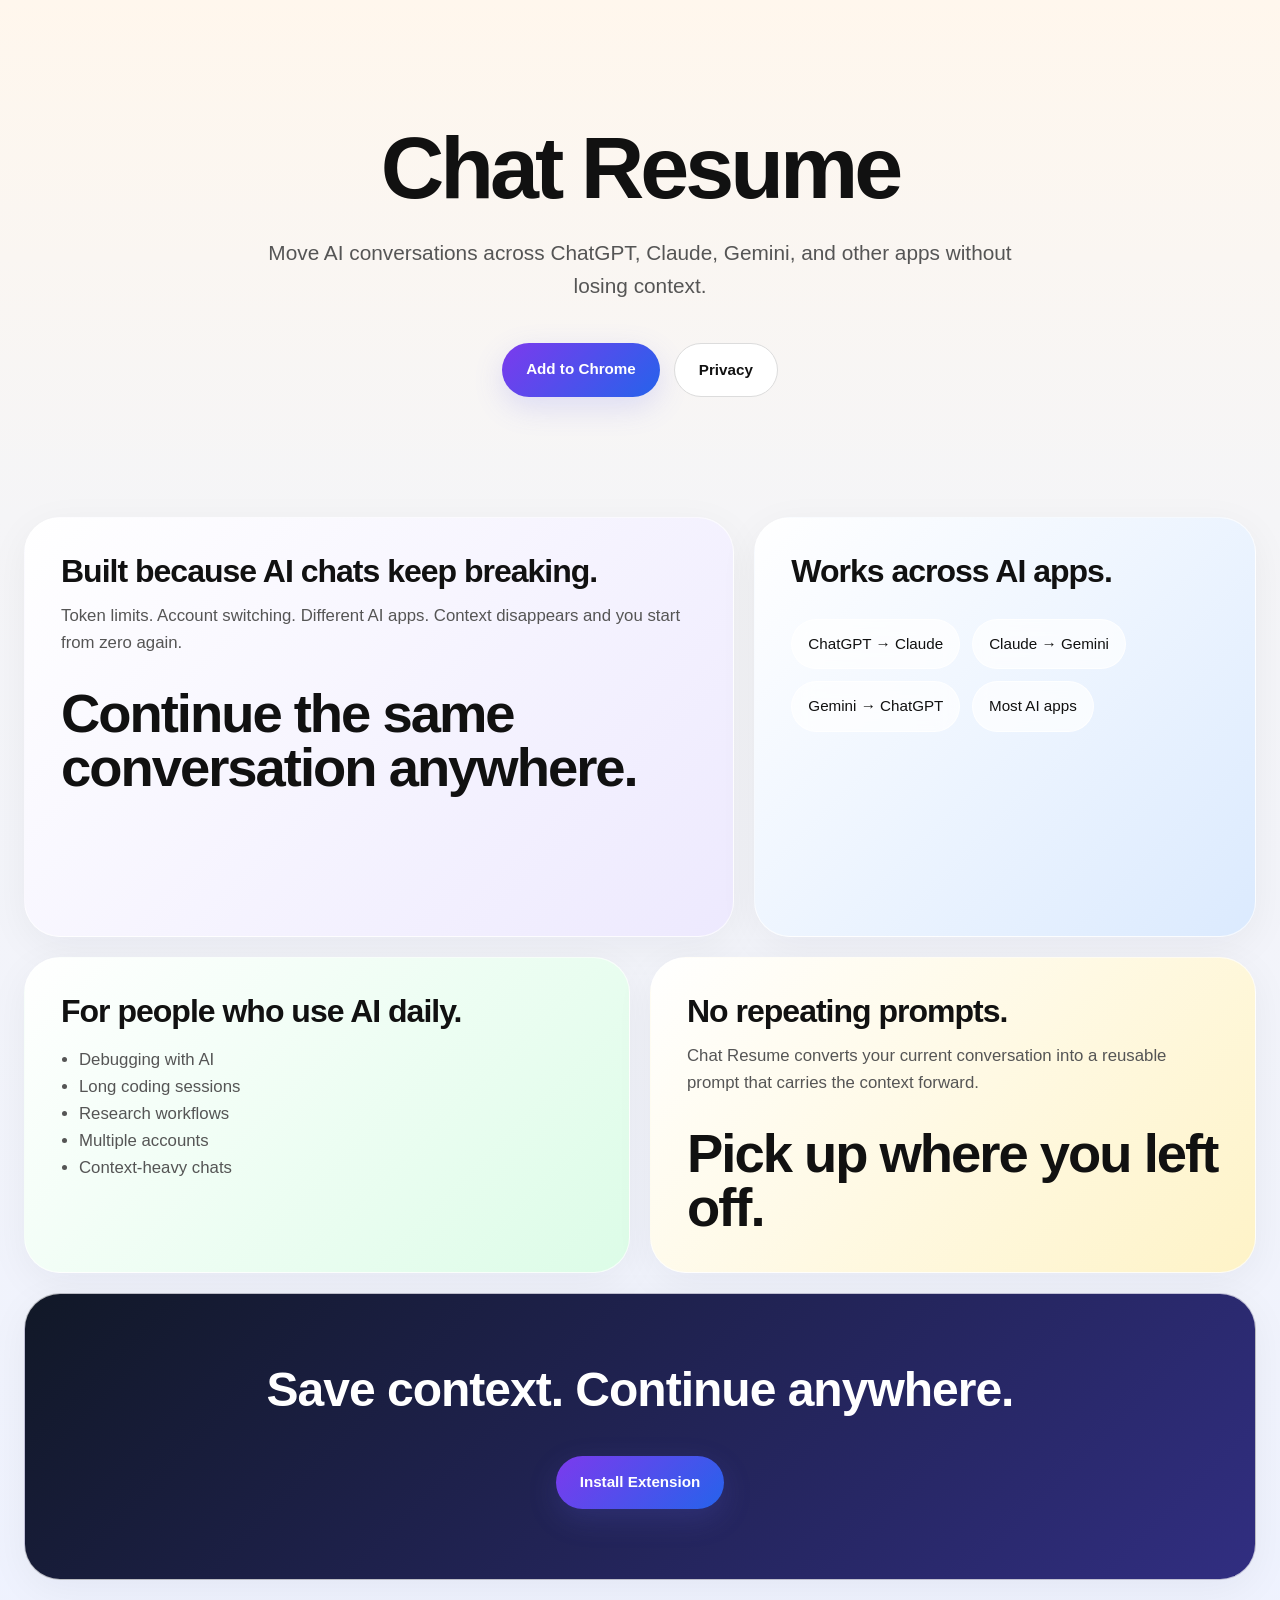
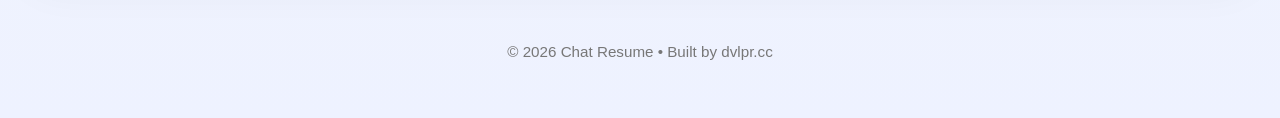
<file: chat-resume/index.html>
<!DOCTYPE html>
<html lang="en">
<head>
  <meta charset="UTF-8" />
  <meta name="viewport" content="width=device-width, initial-scale=1.0" />
  <title>Chat Resume</title>

  <style>
    * {
      margin: 0;
      padding: 0;
      box-sizing: border-box;
      font-family: Inter, Arial, sans-serif;
    }

    body {
      background: linear-gradient(to bottom, #fff7ed 0%, #f5f5f7 30%, #eef2ff 100%);
      color: #111111;
      line-height: 1.6;
      padding: 24px;
    }

    .container {
      max-width: 1280px;
      margin: auto;
    }

    .hero {
      padding: 100px 20px 80px;
      text-align: center;
    }

    .hero h1 {
      font-size: 5.5rem;
      line-height: 1;
      letter-spacing: -4px;
      margin-bottom: 24px;
      font-weight: 700;
    }

    .hero p {
      font-size: 1.3rem;
      max-width: 760px;
      margin: auto;
      color: #555;
    }

    .buttons {
      margin-top: 40px;
      display: flex;
      justify-content: center;
      gap: 14px;
      flex-wrap: wrap;
    }

    .btn {
      text-decoration: none;
      padding: 14px 24px;
      border-radius: 999px;
      font-weight: 600;
      transition: 0.2s ease;
      font-size: 0.95rem;
    }

    .btn-primary {
      background: linear-gradient(135deg, #7c3aed, #2563eb);
      color: white;
      box-shadow: 0 10px 30px rgba(99, 102, 241, 0.18);
    }

    .btn-secondary {
      background: white;
      border: 1px solid #dcdcdc;
      color: #111;
    }

    .grid {
      display: grid;
      grid-template-columns: repeat(12, 1fr);
      gap: 20px;
      margin-top: 40px;
    }

    .card {
      background: rgba(255,255,255,0.75);
      backdrop-filter: blur(12px);
      border-radius: 36px;
      padding: 36px;
      overflow: hidden;
      border: 1px solid rgba(255,255,255,0.7);
      box-shadow: 0 10px 40px rgba(15, 23, 42, 0.05);
    }

    .card h2 {
      font-size: 2rem;
      margin-bottom: 14px;
      line-height: 1.1;
      letter-spacing: -1px;
    }

    .card p,
    .card li {
      color: #555;
      font-size: 1.05rem;
    }

    .large {
      grid-column: span 7;
      min-height: 420px;
    }

    .medium {
      grid-column: span 5;
      min-height: 420px;
    }

    .half {
      grid-column: span 6;
      min-height: 280px;
    }

    .full {
      grid-column: span 12;
    }

    .flow {
      margin-top: 30px;
      display: flex;
      flex-wrap: wrap;
      gap: 12px;
    }

    .flow span {
      background: rgba(255,255,255,0.7);
      padding: 12px 16px;
      border-radius: 999px;
      font-size: 0.95rem;
      border: 1px solid rgba(255,255,255,0.8);
      backdrop-filter: blur(10px);
    }

    ul {
      margin-top: 18px;
      padding-left: 18px;
    }

    .big-text {
      font-size: 3.4rem;
      line-height: 1;
      letter-spacing: -2px;
      margin-top: 30px;
      font-weight: 700;
    }

    footer {
      text-align: center;
      padding: 60px 20px 30px;
      color: #777;
      font-size: 0.95rem;
    }

    @media (max-width: 900px) {
      .hero h1 {
        font-size: 3.5rem;
      }

      .large,
      .medium,
      .half,
      .full {
        grid-column: span 12;
      }

      .card {
        border-radius: 28px;
      }

      .big-text {
        font-size: 2.3rem;
      }
    }
  </style>
</head>
<body>

  <div class="container">

    <section class="hero">
      <h1>Chat Resume</h1>

      <p>
        Move AI conversations across ChatGPT, Claude, Gemini, and other apps without losing context.
      </p>

      <div class="buttons">
        <a
          href="https://chromewebstore.google.com/detail/bnbhllphkfppnnpbgkcmhhdfindgafgp?utm_source=item-share-cb"
          target="_blank"
          class="btn btn-primary"
        >
          Add to Chrome
        </a>

        <a
          href="https://www.dvlpr.cc/chat-resume/privacy"
          target="_blank"
          class="btn btn-secondary"
        >
          Privacy
        </a>
      </div>
    </section>

    <section class="grid">

      <div class="card large" style="background: linear-gradient(135deg, #ffffff 0%, #ede9fe 100%);">
        <h2>Built because AI chats keep breaking.</h2>

        <p>
          Token limits. Account switching. Different AI apps.
          Context disappears and you start from zero again.
        </p>

        <div class="big-text">
          Continue the same conversation anywhere.
        </div>
      </div>

      <div class="card medium" style="background: linear-gradient(135deg, #ffffff 0%, #dbeafe 100%);">
        <h2>Works across AI apps.</h2>

        <div class="flow">
          <span>ChatGPT → Claude</span>
          <span>Claude → Gemini</span>
          <span>Gemini → ChatGPT</span>
          <span>Most AI apps</span>
        </div>
      </div>

      <div class="card half" style="background: linear-gradient(135deg, #ffffff 0%, #dcfce7 100%);">
        <h2>For people who use AI daily.</h2>

        <ul>
          <li>Debugging with AI</li>
          <li>Long coding sessions</li>
          <li>Research workflows</li>
          <li>Multiple accounts</li>
          <li>Context-heavy chats</li>
        </ul>
      </div>

      <div class="card half" style="background: linear-gradient(135deg, #ffffff 0%, #fef3c7 100%);">
        <h2>No repeating prompts.</h2>

        <p>
          Chat Resume converts your current conversation into a reusable prompt that carries the context forward.
        </p>

        <div class="big-text">
          Pick up where you left off.
        </div>
      </div>

      <div class="card full" style="text-align:center; padding:70px 40px; background: linear-gradient(135deg, #111827 0%, #312e81 100%); color:white;">
        <h2 style="font-size:3rem; margin-bottom:18px; color:white;">
          Save context.
          Continue anywhere.
        </h2>

        <div class="buttons">
          <a
            href="https://chromewebstore.google.com/detail/bnbhllphkfppnnpbgkcmhhdfindgafgp?utm_source=item-share-cb"
            target="_blank"
            class="btn btn-primary"
          >
            Install Extension
          </a>
        </div>
      </div>

    </section>

    <footer>
      © 2026 Chat Resume • Built by dvlpr.cc
    </footer>

  </div>

</body>
</html>
</file>
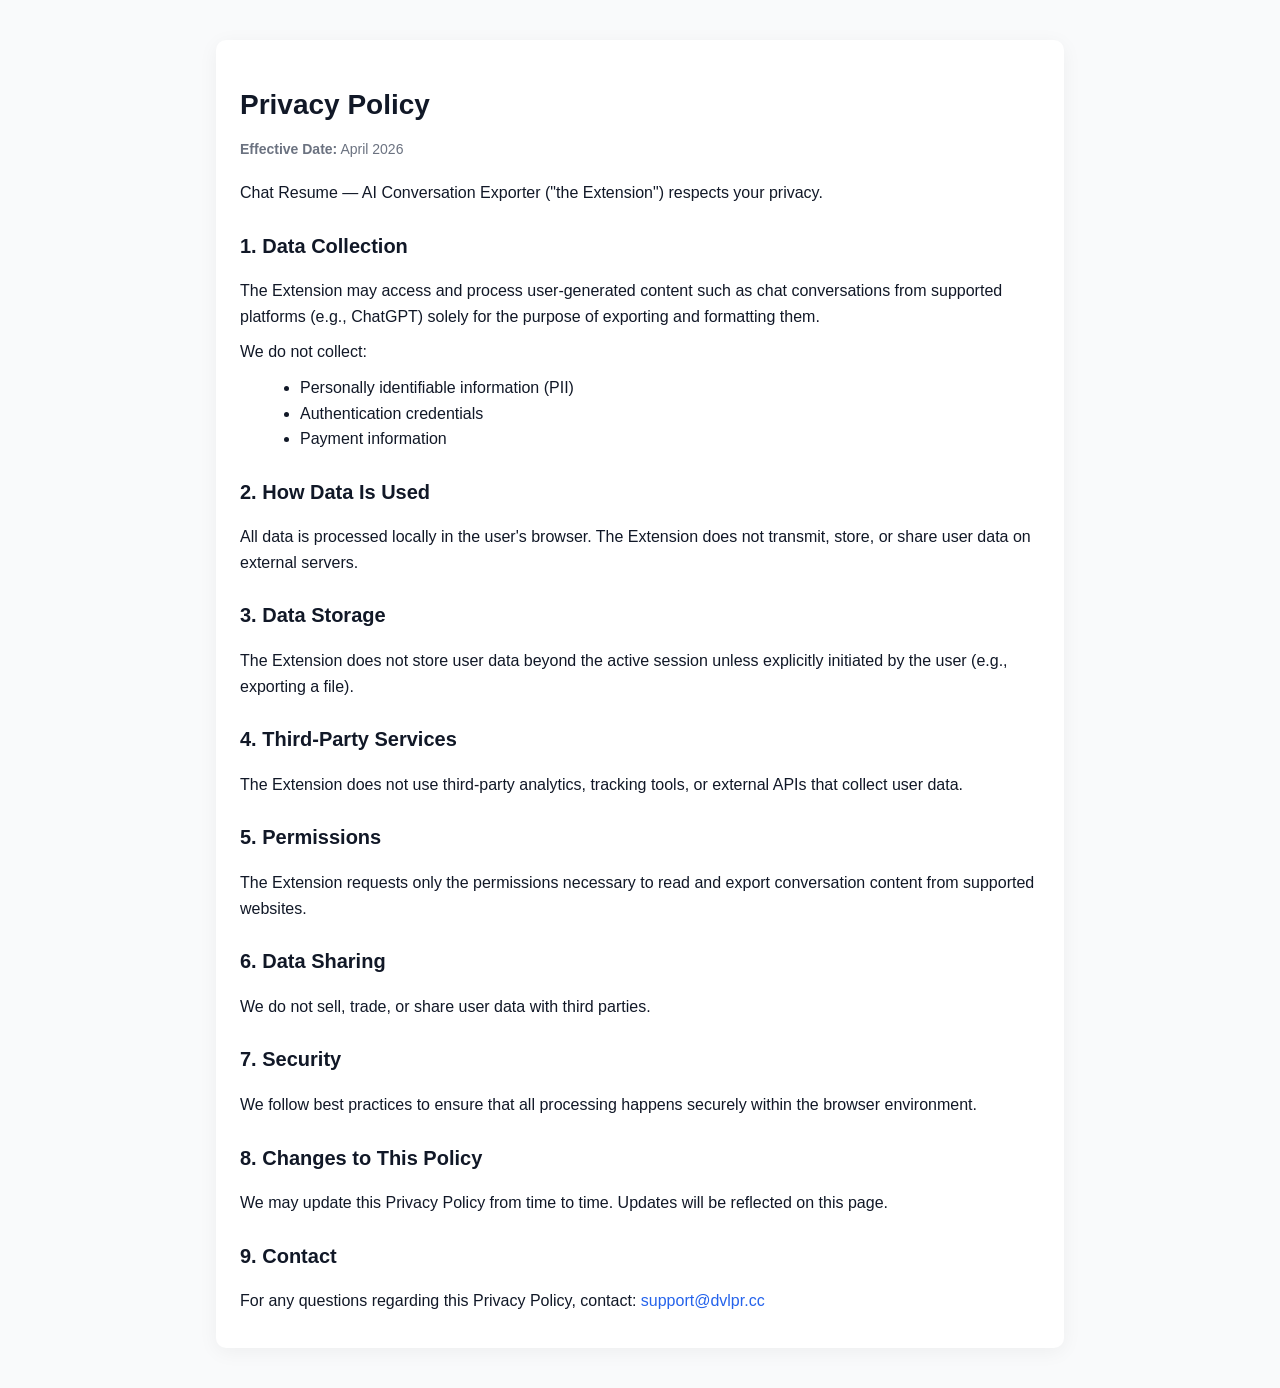
<file: chat-resume/privacy/index.html>
<!DOCTYPE html>
<html lang="en">
<head>
  <meta charset="UTF-8" />
  <meta name="viewport" content="width=device-width, initial-scale=1.0" />
  <title>Privacy Policy - Chat Resume</title>
  <style>
    body {
      font-family: -apple-system, BlinkMacSystemFont, "Segoe UI", Roboto, Arial, sans-serif;
      line-height: 1.6;
      margin: 0;
      padding: 0;
      background: #f9fafb;
      color: #111827;
    }
    .container {
      max-width: 800px;
      margin: 40px auto;
      padding: 24px;
      background: #ffffff;
      border-radius: 10px;
      box-shadow: 0 4px 20px rgba(0,0,0,0.05);
    }
    h1 {
      font-size: 28px;
      margin-bottom: 10px;
    }
    h2 {
      margin-top: 24px;
      font-size: 20px;
    }
    p {
      margin: 10px 0;
    }
    ul {
      margin: 10px 0 10px 20px;
    }
    a {
      color: #2563eb;
      text-decoration: none;
    }
    a:hover {
      text-decoration: underline;
    }
    .date {
      color: #6b7280;
      font-size: 14px;
      margin-bottom: 20px;
    }
  </style>
</head>
<body>
  <div class="container">
    <h1>Privacy Policy</h1>
    <div class="date"><strong>Effective Date:</strong> April 2026</div>

    <p>
      Chat Resume — AI Conversation Exporter ("the Extension") respects your privacy.
    </p>

    <h2>1. Data Collection</h2>
    <p>
      The Extension may access and process user-generated content such as chat conversations
      from supported platforms (e.g., ChatGPT) solely for the purpose of exporting and formatting them.
    </p>
    <p>We do not collect:</p>
    <ul>
      <li>Personally identifiable information (PII)</li>
      <li>Authentication credentials</li>
      <li>Payment information</li>
    </ul>

    <h2>2. How Data Is Used</h2>
    <p>
      All data is processed locally in the user's browser. The Extension does not transmit,
      store, or share user data on external servers.
    </p>

    <h2>3. Data Storage</h2>
    <p>
      The Extension does not store user data beyond the active session unless explicitly
      initiated by the user (e.g., exporting a file).
    </p>

    <h2>4. Third-Party Services</h2>
    <p>
      The Extension does not use third-party analytics, tracking tools, or external APIs
      that collect user data.
    </p>

    <h2>5. Permissions</h2>
    <p>
      The Extension requests only the permissions necessary to read and export conversation
      content from supported websites.
    </p>

    <h2>6. Data Sharing</h2>
    <p>
      We do not sell, trade, or share user data with third parties.
    </p>

    <h2>7. Security</h2>
    <p>
      We follow best practices to ensure that all processing happens securely within the browser environment.
    </p>

    <h2>8. Changes to This Policy</h2>
    <p>
      We may update this Privacy Policy from time to time. Updates will be reflected on this page.
    </p>

    <h2>9. Contact</h2>
    <p>
      For any questions regarding this Privacy Policy, contact:
      <a href="mailto:support@dvlpr.cc">support@dvlpr.cc</a>
    </p>
  </div>
</body>
</html>
</file>
